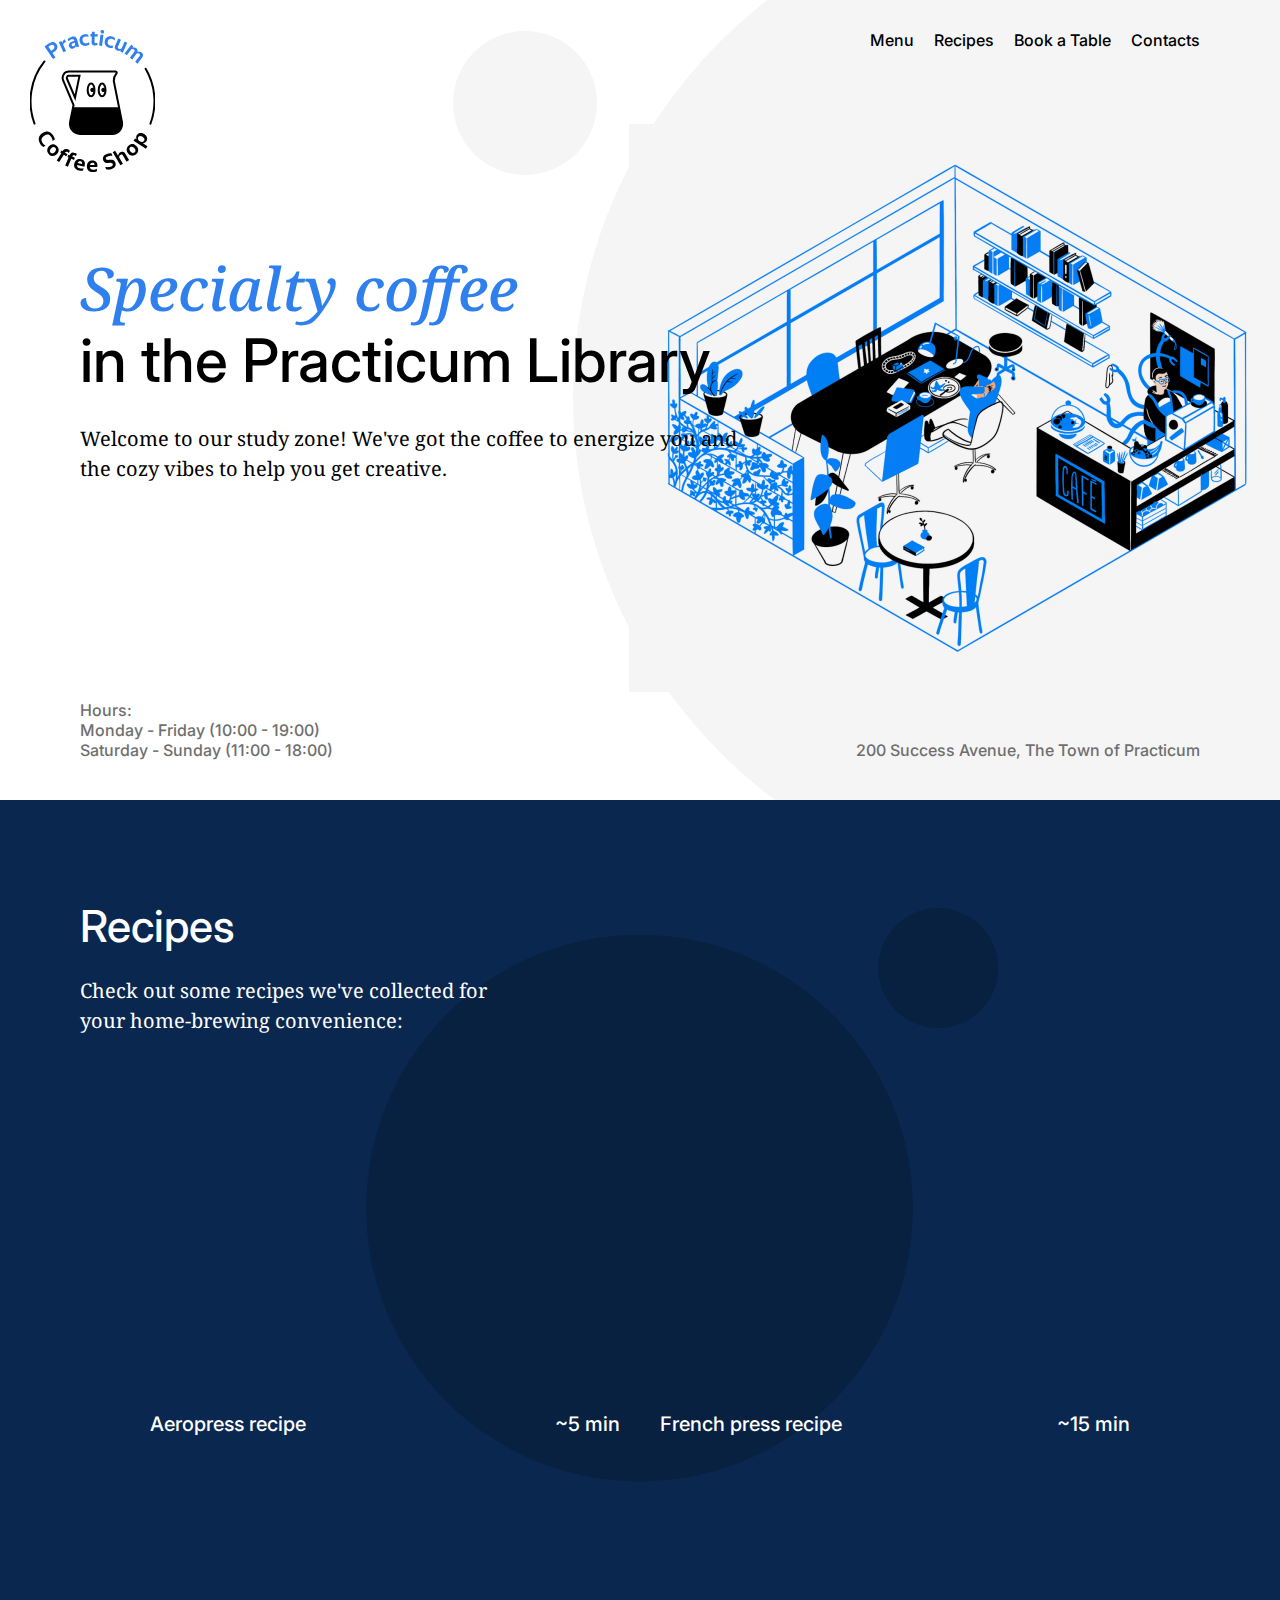
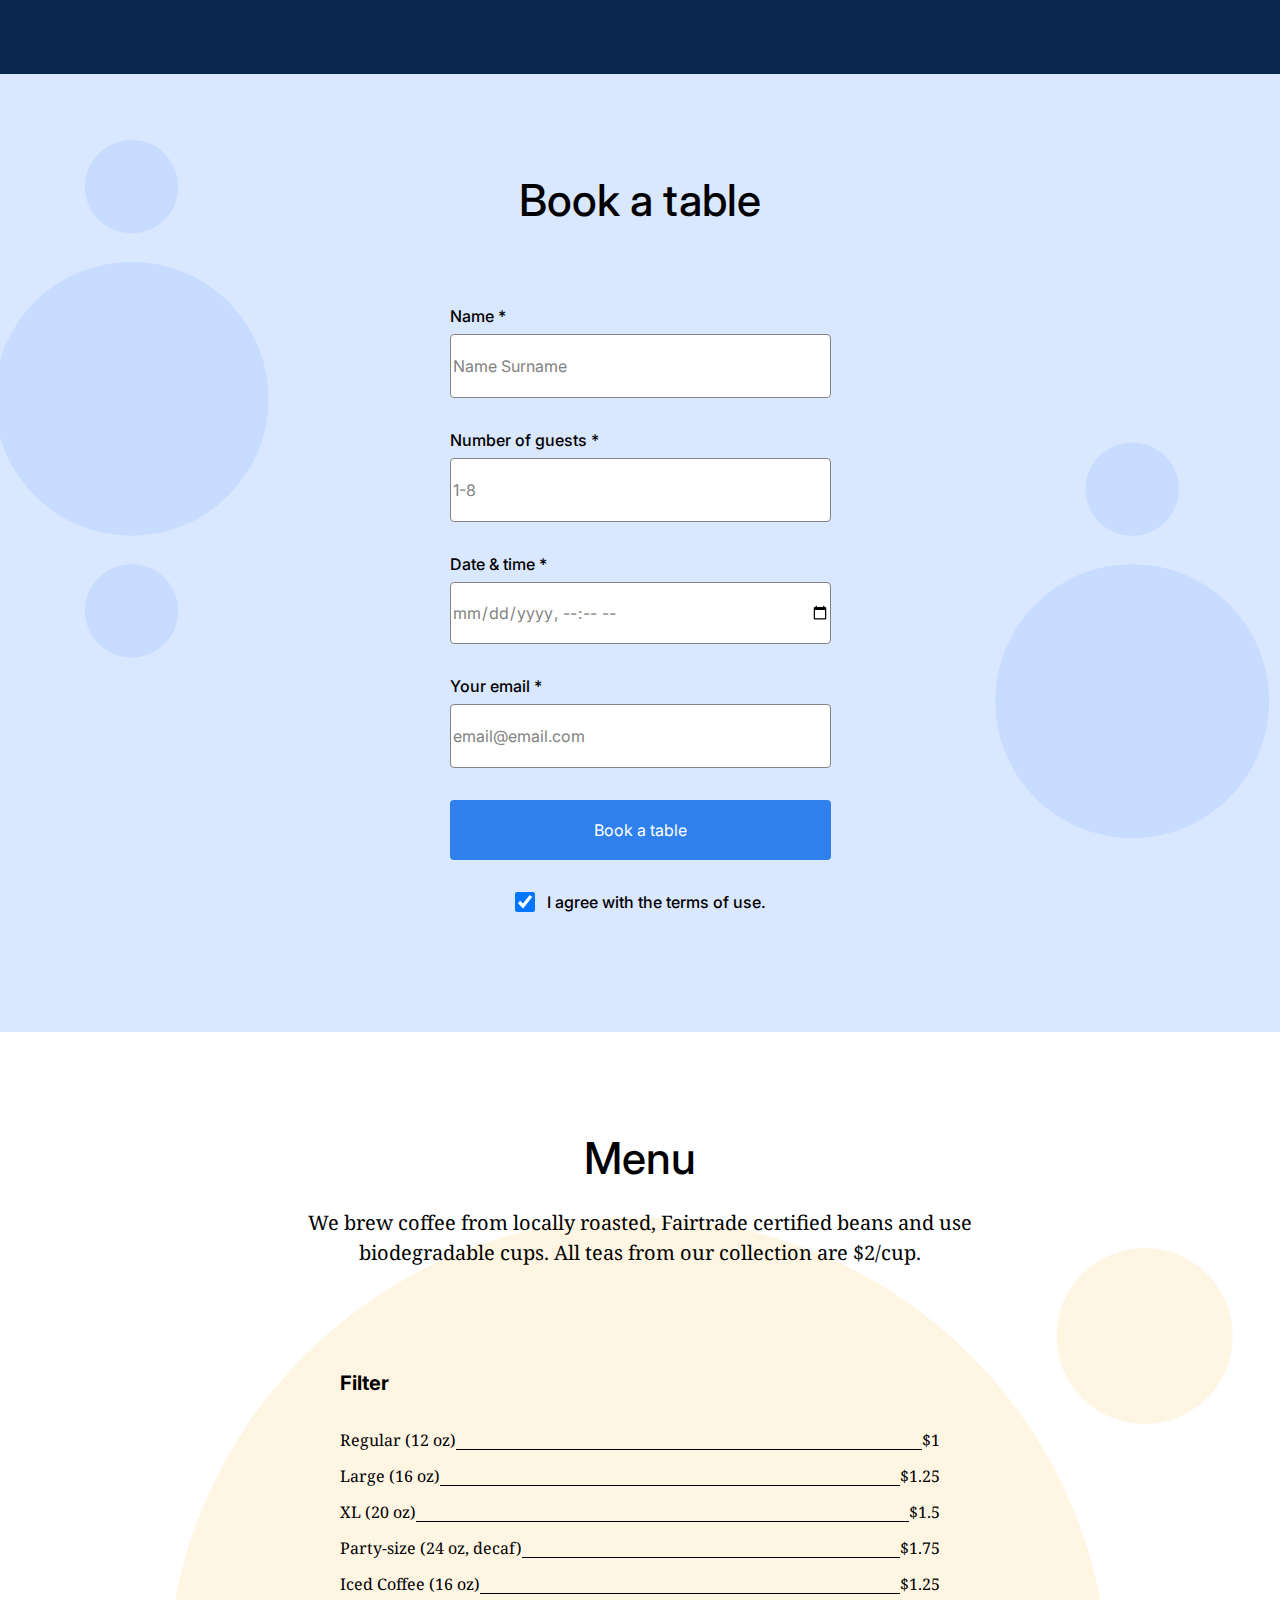
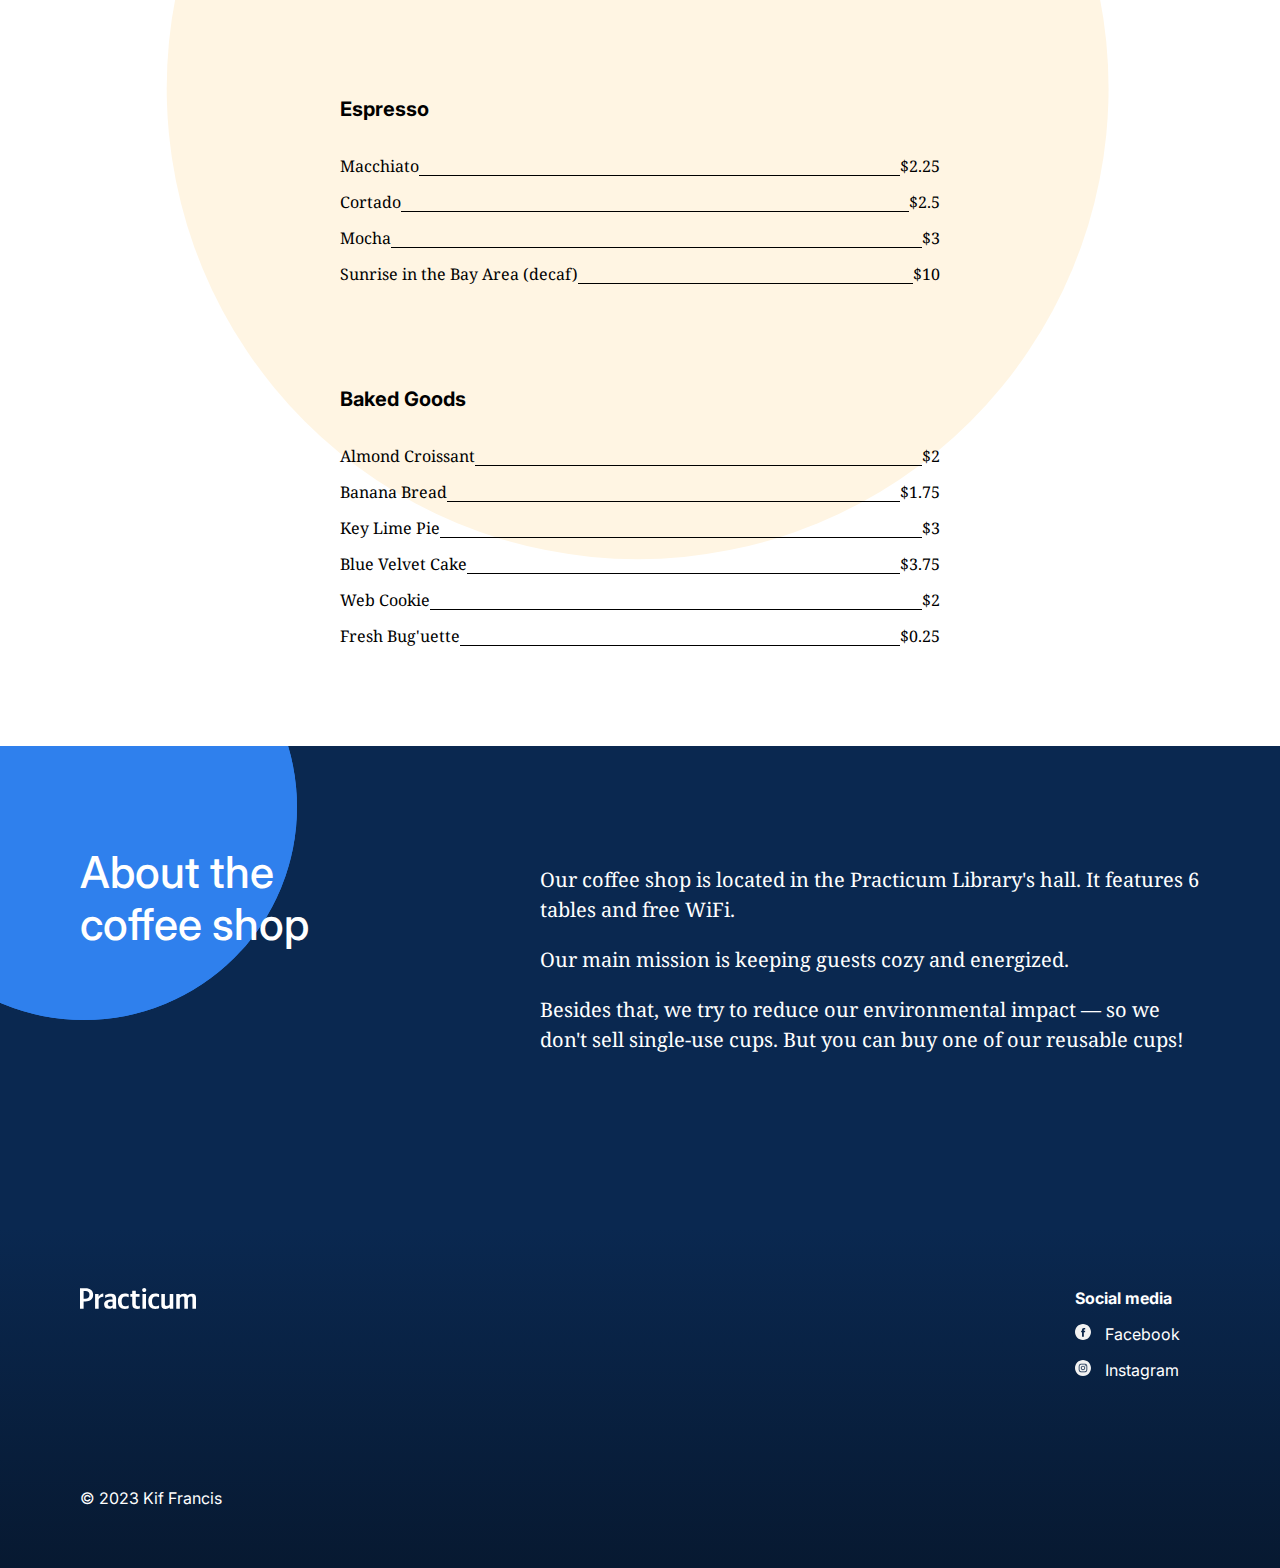
<file: index.html>
<!DOCTYPE html>
<html lang="en">
  <head>
    <meta charset="UTF-8" />
    <meta http-equiv="X-UA-Compatible" content="IE=edge" />
    <meta name="viewport" content="width=device-width, initial-scale=1.0" />
    <meta name="author" content="Kif Francis" />
    <meta name="description" content="Coffeshop website for the library" />
    <meta name="keywords" content="Coffee, Library, Tutorials" />
    <link rel="stylesheet" type="text/css" href="pages/index.css" />
    <link rel="icon" type="image/x-icon" href="./favicon.ico" />
    <link rel="preconnect" href="https://fonts.googleapis.com" />
    <link rel="preconnect" href="https://fonts.gstatic.com" crossorigin />
    <link
      href="https://fonts.googleapis.com/css2?family=Inter:wght@400;500;700&family=Noto+Serif:ital@0;1&display=swap"
      rel="stylesheet"
    />
    <title>Practicum Coffee Shop</title>
  </head>
  <body>
    <div class="page">
      <header class="header">
        <nav class="nav">
          <img
            src="./images/logo_coffee_shop.svg"
            alt="Coffee Shop Logo"
            class="logo"
          />
          <ul class="nav__links">
            <li><a href="#menu" class="nav__link">Menu</a></li>
            <li><a href="#recipes" class="nav__link">Recipes</a></li>
            <li><a href="#reservation" class="nav__link">Book a Table</a></li>
            <li><a href="#about" class="nav__link">Contacts</a></li>
          </ul>
        </nav>
        <h1 class="header__title">
          <span class="header__span-accent">Specialty&nbsp;coffee</span> in the
          Practicum Library
        </h1>
        <p class="header__description">
          Welcome to our study zone! We've got the coffee to energize you and
          the cozy vibes to help you get creative.
        </p>
        <img
          class="header__image"
          alt="Drawing of Specialty Cafe in Blue and Black"
          src="./images/inside_coffee_shop.png"
        />
        <div class="header__footer">
          <div class="header__hours">
            <p class="header__paragraph">Hours:</p>
            <p class="header__paragraph">Monday - Friday (10:00 - 19:00)</p>
            <p class="header__paragraph">Saturday - Sunday (11:00 - 18:00)</p>
          </div>
          <p class="header__paragraph">
            200 Success Avenue, The Town of Practicum
          </p>
        </div>
      </header>
      <main class="content">
        <section class="recipes" id="recipes">
          <h2 class="recipes__title">Recipes</h2>
          <p class="recipes__subtitle">
            Check out some recipes we've collected for your home-brewing
            convenience:
          </p>

          <div class="recipes__videos">
            <div class="recipes__content">
              <iframe
                class="recipes__iframe"
                src="https://www.youtube.com/embed/j6VlT_jUVPc"
                allowfullscreen
              ></iframe>
              <div class="recipes__video-captions">
                <p class="recipes__video-caption">Aeropress recipe</p>
                <p class="recipes__video-caption">~5 min</p>
              </div>
            </div>
            <div class="recipes__content">
              <iframe
                class="recipes__iframe"
                width="470"
                height="273"
                src="https://www.youtube.com/embed/st571DYYTR8"
                allowfullscreen
              ></iframe>
              <div class="recipes__video-captions">
                <p class="recipes__video-caption">French press recipe</p>
                <p class="recipes__video-caption">~15 min</p>
              </div>
            </div>
          </div>
        </section>

        <section class="reservation" id="reservation">
          <h2 class="reservation__title">Book a table</h2>
          <form class="form reservation__form">
            <fieldset class="form__fieldset">
              <label for="name" class="form__label">Name *</label>
              <input
                class="form__input"
                type="text"
                id="name"
                name="name"
                placeholder="Name Surname"
                required
              />
              <label for="number_of_guests" class="form__label"
                >Number of guests *</label
              >
              <input
                class="form__input"
                type="number"
                id="number_of_guests"
                name="number_of_guests"
                min="1"
                max="8"
                placeholder="1-8"
                required
              />
            </fieldset>
            <fieldset class="form__fieldset">
              <label for="datetime" class="form__label">Date & time *</label>
              <input
                id="datetime"
                name="datetime"
                type="datetime-local"
                class="form__input"
                required
              />
            </fieldset>
            <fieldset class="form__fieldset">
              <label for="email" class="form__label">Your email *</label>
              <input
                class="form__input"
                type="email"
                id="email"
                name="email"
                placeholder="email@email.com"
                required
              />
            </fieldset>
            <fieldset class="form__fieldset">
              <button type="submit" class="form__button">Book a table</button>
            </fieldset>
            <fieldset class="form__fieldset">
              <label
                for="agree_terms_of_use"
                class="form__label form__label_type_checkbox"
                ><input
                  type="checkbox"
                  class="form__checkbox"
                  id="agree_terms_of_use"
                  name="agree_terms_of_use"
                  checked
                />
                I agree with the terms of use.
              </label>
            </fieldset>
          </form>
        </section>

        <section class="menu" id="menu">
          <h2 class="menu__title">Menu</h2>
          <p class="menu__subtitle">
            We brew coffee from locally roasted, Fairtrade certified beans and
            use biodegradable cups. All teas from our collection are $2/cup.
          </p>
          <div class="menu__cards">
            <div class="card">
              <h3 class="card__title">Filter</h3>
              <ul class="card__list">
                <li class="card__list-item">
                  Regular (12 oz)
                  <span class="card__list-divider"></span>
                  $1
                </li>
                <li class="card__list-item">
                  Large (16 oz) <span class="card__list-divider"></span>
                  $1.25
                </li>
                <li class="card__list-item">
                  XL (20 oz) <span class="card__list-divider"></span>
                  $1.5
                </li>
                <li class="card__list-item">
                  Party-size (24 oz, decaf)
                  <span class="card__list-divider"></span>
                  $1.75
                </li>
                <li class="card__list-item">
                  Iced Coffee (16 oz) <span class="card__list-divider"></span>
                  $1.25
                </li>
              </ul>
            </div>
            <div class="card">
              <h3 class="card__title">Espresso</h3>
              <ul class="card__list">
                <li class="card__list-item">
                  Macchiato<span class="card__list-divider"></span>
                  $2.25
                </li>
                <li class="card__list-item">
                  Cortado<span class="card__list-divider"></span>
                  $2.5
                </li>
                <li class="card__list-item">
                  Mocha<span class="card__list-divider"></span>
                  $3
                </li>
                <li class="card__list-item">
                  Sunrise in the Bay Area (decaf)<span
                    class="card__list-divider"
                  ></span>
                  $10
                </li>
              </ul>
            </div>
            <div class="card">
              <h3 class="card__title">Baked Goods</h3>
              <ul class="card__list">
                <li class="card__list-item">
                  Almond Croissant <span class="card__list-divider"></span>
                  $2
                </li>
                <li class="card__list-item">
                  Banana Bread <span class="card__list-divider"></span>
                  $1.75
                </li>
                <li class="card__list-item">
                  Key Lime Pie <span class="card__list-divider"></span>
                  $3
                </li>
                <li class="card__list-item">
                  Blue Velvet Cake<span class="card__list-divider"></span>
                  $3.75
                </li>
                <li class="card__list-item">
                  Web Cookie<span class="card__list-divider"></span>
                  $2
                </li>
                <li class="card__list-item">
                  Fresh Bug'uette<span class="card__list-divider"></span>
                  $0.25
                </li>
              </ul>
            </div>
          </div>
        </section>

        <section class="about" id="about">
          <h2 class="about__title">About the coffee shop</h2>
          <div class="about__content">
            <p class="about__paragraph">
              Our coffee shop is located in the Practicum Library's hall. It
              features 6 tables and free WiFi.
            </p>

            <p class="about__paragraph">
              Our main mission is keeping guests cozy and energized.
            </p>

            <p class="about__paragraph">
              Besides that, we try to reduce our environmental impact — so we
              don't sell single-use cups. But you can buy one of our reusable
              cups!
            </p>
          </div>
          <div class="about__circle"></div>
          <div class="about__circle about__circle_animation_blurred"></div>
        </section>
      </main>

      <footer class="footer" id="contacts">
        <div class="footer__content">
          <img
            src="./images/practicum_logo.svg"
            class="footer__logo"
            alt="Practicum footer logo"
          />
          <div class="footer__social">
            <h4 class="footer__social-heading">Social media</h4>
            <ul class="footer__list">
              <li class="footer__list-item">
                <img
                  src="./images/facebook_white.svg"
                  class="footer__social-icon"
                  alt="facebook icon"
                />
                <a href="#" class="footer__social-link">Facebook</a>
              </li>
              <li class="footer__list-item">
                <img
                  src="./images/instagram_white.svg"
                  class="footer__social-icon"
                  alt="instagram icon"
                />
                <a href="#" class="footer__social-link">Instagram</a>
              </li>
            </ul>
          </div>
        </div>
        <p class="footer__copyright">&copy; 2023 Kif Francis</p>
      </footer>
    </div>
  </body>
</html>
</file>
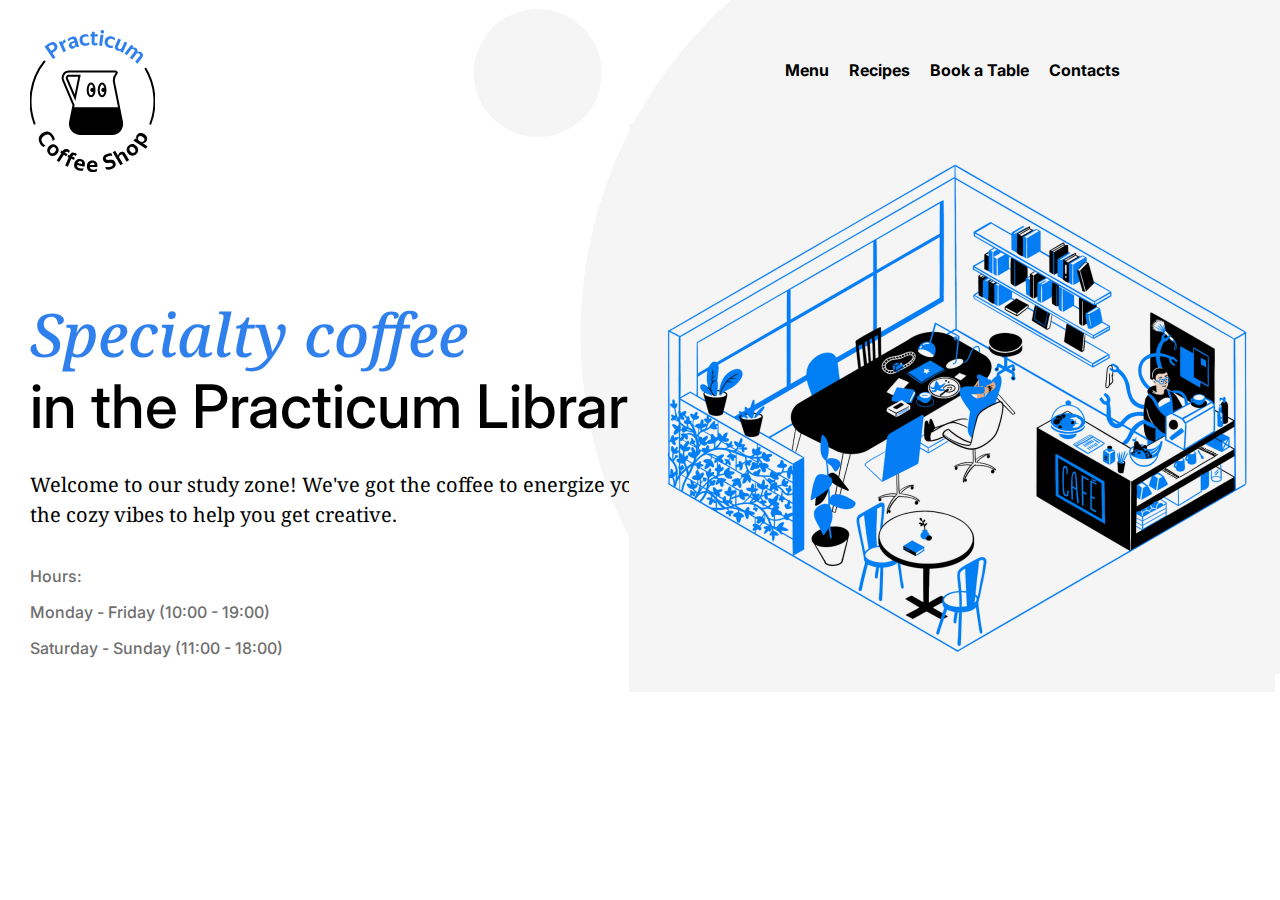
<file: web_project_2/index.html>
<!DOCTYPE html>
<html lang="en">
  <head>
    <meta charset="UTF-8" />
    <meta http-equiv="X-UA-Compatible" content="IE=edge" />
    <meta name="viewport" content="width=device-width, initial-scale=1.0" />
    <meta name="author" content="Kif Francis" />
    <meta name="description" content="Coffeshop website for the library" />
    <meta name="keywords" content="Coffee, Library, Tutorials" />
    <link rel="stylesheet" type="text/css" href="pages/index.css" />
    <link rel="icon" type="image/x-icon" href="./favicon.ico" />
    <link rel="preconnect" href="https://fonts.googleapis.com" />
    <link rel="preconnect" href="https://fonts.gstatic.com" crossorigin />
    <link rel="preconnect" href="https://fonts.googleapis.com" />
    <link rel="preconnect" href="https://fonts.gstatic.com" crossorigin />
    <link
      href="https://fonts.googleapis.com/css2?family=Inter:wght@400;500;700&family=Noto+Serif&display=swap"
      rel="stylesheet"
    />
    <title>Practicum Coffee Shop</title>
  </head>
  <body>
    <div class="page">
      <header class="header">
        <nav class="nav">
          <img
            src="./images/logo_coffee_shop.svg"
            alt="Coffee Shop Logo"
            class="logo"
          />
          <ul class="nav__links">
            <li><a href="#menu" class="nav__link">Menu</a></li>
            <li><a href="#recipes" class="nav__link">Recipes</a></li>
            <li><a href="#book_a_table" class="nav__link">Book a Table</a></li>
            <li><a href="#contacts" class="nav__link">Contacts</a></li>
          </ul>
        </nav>
        <h1 class="header__title">
          <span class="header__span-accent">Specialty&nbsp;coffee</span> in the
          Practicum Library
        </h1>
        <p class="header__description">
          Welcome to our study zone! We've got the coffee to energize you and
          the cozy vibes to help you get creative.
        </p>
        <img
          class="header__image"
          alt="Drawing of Specialty Cafe in Blue and Black"
          src="./images/inside_coffee_shop.png"
        />
        <div class="header__footer">
          <div>
            <p class="header__paragraph">Hours:</p>
            <p class="header__paragraph">Monday - Friday (10:00 - 19:00)</p>
            <p class="header__paragraph">Saturday - Sunday (11:00 - 18:00)</p>
          </div>
          <p class="header__paragraph">
            200 Success Avenue, The Town of Practicum
          </p>
        </div>
      </header>
      <main class="content">
        <section class="menu" id="menu"></section>
        <section class="block"></section>
        <section class="reservation" id="book_a_table"></section>
        <section class="about"></section>
      </main>
      <footer class="footer"></footer>
    </div>
  </body>
</html>
</file>
<file: pages/index.css>
@import url("../vendor/normalize.css");
@import url("../blocks/page.css");
@import url("../blocks/header.css");
@import url("../blocks/logo.css");
@import url("../blocks/nav.css");
@import url("../blocks/recipes.css");
@import url("../blocks/reservation.css");
@import url("../blocks/form.css");
@import url("../blocks/card.css");
@import url("../blocks/menu.css");
@import url("../blocks/about.css");
@import url("../blocks/footer.css");
</file>
<file: web_project_2/pages/index.css>
@import url("../vendor/normalize.css");
@import url("../blocks/page.css");
@import url("../blocks/header.css");
@import url("../blocks/logo.css");
@import url("../blocks/nav.css");
/* import other .css files after this */
/* font-family: "Noto Serif", "Times New Roman", serif; */
</file>
